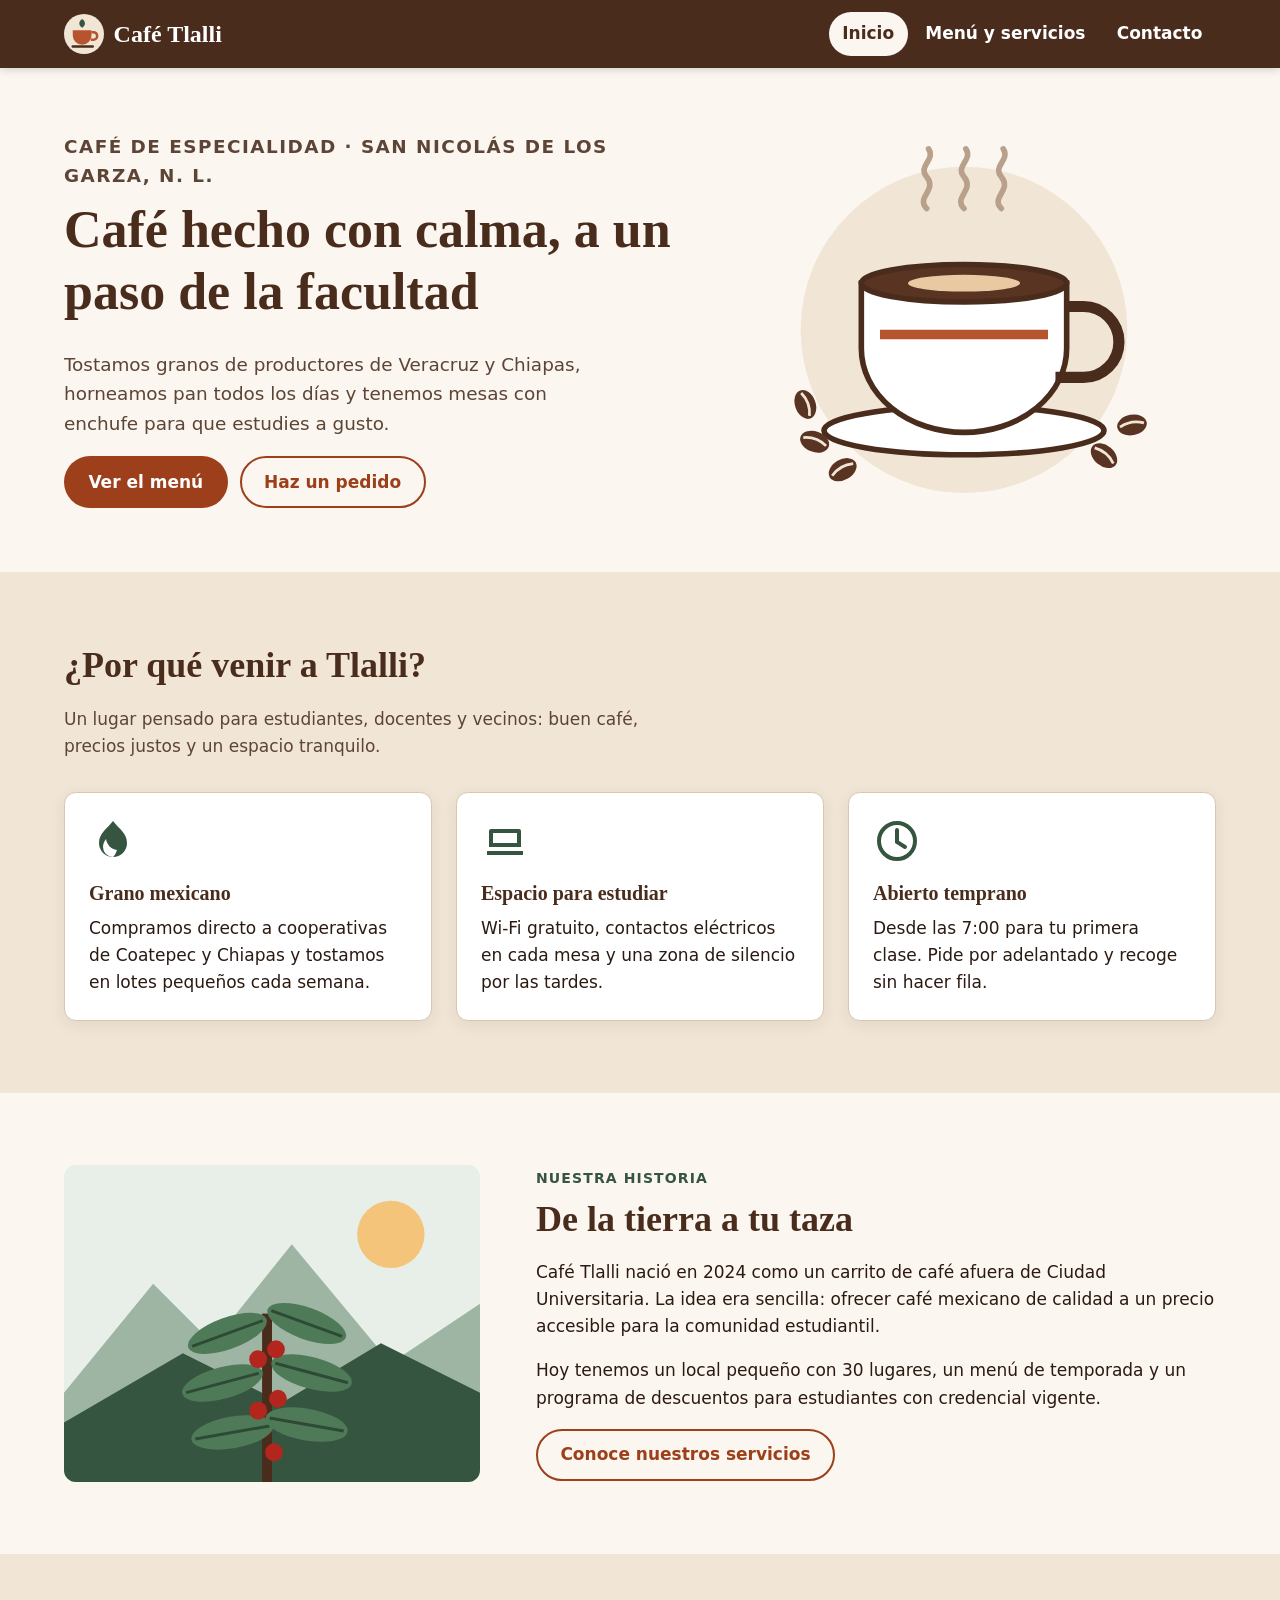
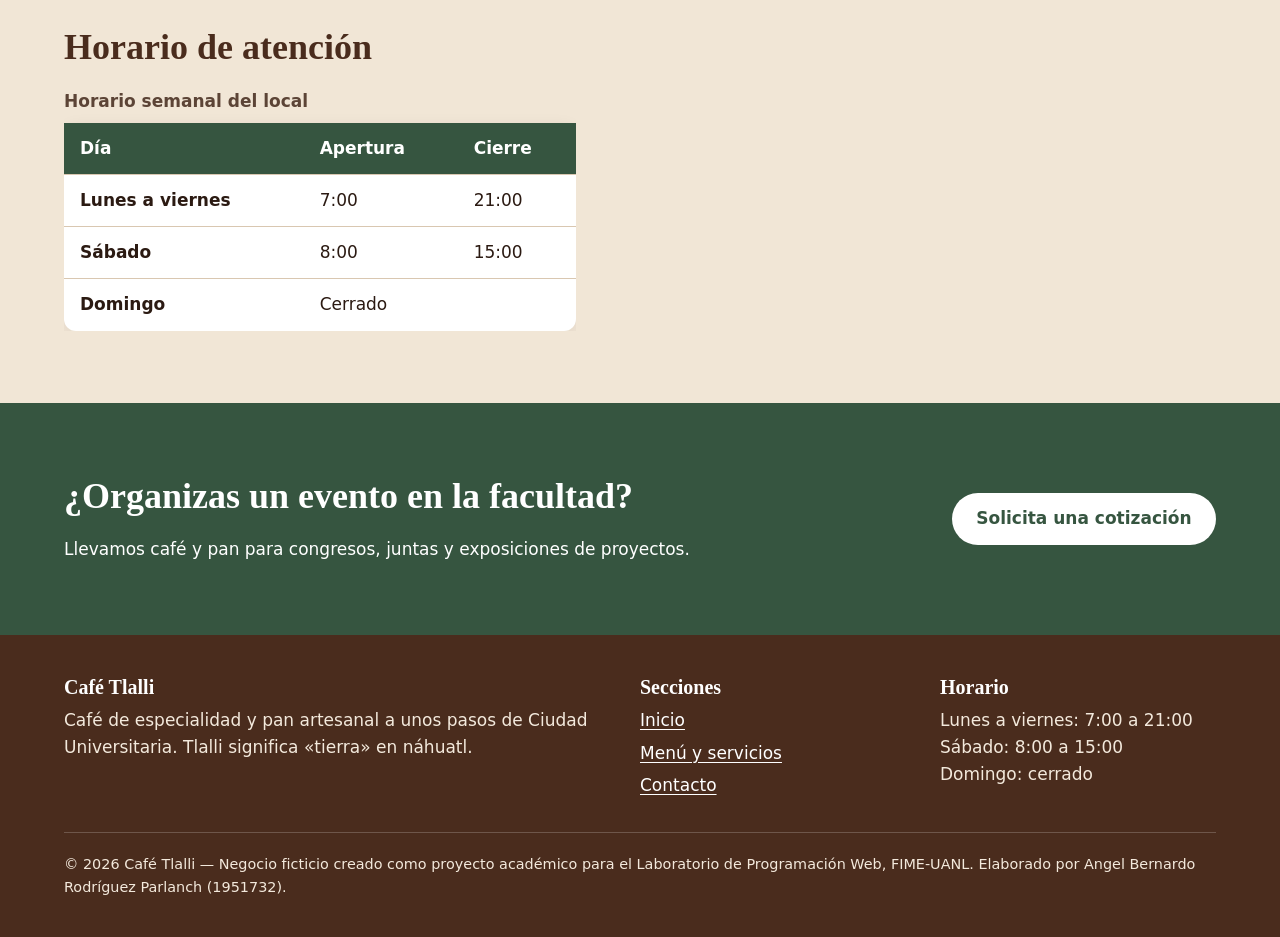
<file: index.html>
<!DOCTYPE html>
<html lang="es-MX">
<head>
  <meta charset="utf-8">
  <meta name="viewport" content="width=device-width, initial-scale=1">
  <title>Café Tlalli | Café de especialidad cerca de Ciudad Universitaria</title>
  <meta name="description" content="Café Tlalli: café de especialidad mexicano, pan artesanal y espacio para estudiar cerca de Ciudad Universitaria, San Nicolás de los Garza.">
  <meta name="theme-color" content="#4a2c1d">
  <link rel="icon" href="img/logo.svg" type="image/svg+xml">
  <link rel="stylesheet" href="css/styles.css">
</head>
<body>
  <a class="skip-link" href="#contenido">Saltar al contenido principal</a>

  <header class="site-header">
    <div class="container header-inner">
      <a class="brand" href="index.html">
        <img src="img/logo.svg" alt="" width="40" height="40">
        <span>Café Tlalli</span>
      </a>
      <nav aria-label="Principal">
        <ul class="nav-list">
          <li><a href="index.html" aria-current="page">Inicio</a></li>
          <li><a href="menu.html">Menú y servicios</a></li>
          <li><a href="contacto.html">Contacto</a></li>
        </ul>
      </nav>
    </div>
  </header>

  <main id="contenido">
    <section class="hero" aria-labelledby="titulo-hero">
      <div class="container hero-grid">
        <div class="hero-text">
          <p class="eyebrow">Café de especialidad · San Nicolás de los Garza, N. L.</p>
          <h1 id="titulo-hero">Café hecho con calma, a un paso de la facultad</h1>
          <p>Tostamos granos de productores de Veracruz y Chiapas, horneamos pan todos los días y tenemos mesas con enchufe para que estudies a gusto.</p>
          <div class="btn-group">
            <a class="btn btn--primario" href="menu.html">Ver el menú</a>
            <a class="btn btn--secundario" href="contacto.html">Haz un pedido</a>
          </div>
        </div>
        <img class="hero-img" src="img/hero.svg" width="480" height="400"
             alt="Ilustración de una taza de café humeante sobre un plato, rodeada de granos de café.">
      </div>
    </section>

    <section class="section section--crema" aria-labelledby="titulo-porque">
      <div class="container">
        <h2 id="titulo-porque">¿Por qué venir a Tlalli?</h2>
        <p class="section-intro">Un lugar pensado para estudiantes, docentes y vecinos: buen café, precios justos y un espacio tranquilo.</p>
        <ul class="card-grid">
          <li>
            <article class="card">
              <svg class="card-icon" viewBox="0 0 48 48" aria-hidden="true" focusable="false">
                <path fill="currentColor" d="M24 4c-6 8-14 12-14 22a14 14 0 0 0 28 0C38 16 30 12 24 4Zm0 36a10 10 0 0 1-10-10c0-3 1-5 3-8 1 6 5 10 11 11-1 3-2 5-4 7Z"/>
              </svg>
              <h3>Grano mexicano</h3>
              <p>Compramos directo a cooperativas de Coatepec y Chiapas y tostamos en lotes pequeños cada semana.</p>
            </article>
          </li>
          <li>
            <article class="card">
              <svg class="card-icon" viewBox="0 0 48 48" aria-hidden="true" focusable="false">
                <path fill="currentColor" d="M6 34h36v4H6zM10 12h28a2 2 0 0 1 2 2v16H8V14a2 2 0 0 1 2-2Zm2 4v10h24V16Z"/>
              </svg>
              <h3>Espacio para estudiar</h3>
              <p>Wi-Fi gratuito, contactos eléctricos en cada mesa y una zona de silencio por las tardes.</p>
            </article>
          </li>
          <li>
            <article class="card">
              <svg class="card-icon" viewBox="0 0 48 48" aria-hidden="true" focusable="false">
                <circle cx="24" cy="24" r="18" fill="none" stroke="currentColor" stroke-width="4"/>
                <path fill="none" stroke="currentColor" stroke-width="4" stroke-linecap="round" d="M24 13v12l8 5"/>
              </svg>
              <h3>Abierto temprano</h3>
              <p>Desde las 7:00 para tu primera clase. Pide por adelantado y recoge sin hacer fila.</p>
            </article>
          </li>
        </ul>
      </div>
    </section>

    <section class="section" aria-labelledby="titulo-historia">
      <div class="container split">
        <div class="split-media">
          <img src="img/historia.svg" width="420" height="320"
               alt="Ilustración de una planta de café con frutos rojos frente a unas montañas.">
        </div>
        <div>
          <p class="eyebrow">Nuestra historia</p>
          <h2 id="titulo-historia">De la tierra a tu taza</h2>
          <p>Café Tlalli nació en 2024 como un carrito de café afuera de Ciudad Universitaria. La idea era sencilla: ofrecer café mexicano de calidad a un precio accesible para la comunidad estudiantil.</p>
          <p>Hoy tenemos un local pequeño con 30 lugares, un menú de temporada y un programa de descuentos para estudiantes con credencial vigente.</p>
          <a class="btn btn--secundario" href="menu.html#servicios">Conoce nuestros servicios</a>
        </div>
      </div>
    </section>

    <section class="section section--crema" aria-labelledby="titulo-horario">
      <div class="container">
        <h2 id="titulo-horario">Horario de atención</h2>
        <div class="table-wrap">
          <table class="horario">
            <caption>Horario semanal del local</caption>
            <thead>
              <tr>
                <th scope="col">Día</th>
                <th scope="col">Apertura</th>
                <th scope="col">Cierre</th>
              </tr>
            </thead>
            <tbody>
              <tr>
                <th scope="row">Lunes a viernes</th>
                <td>7:00</td>
                <td>21:00</td>
              </tr>
              <tr>
                <th scope="row">Sábado</th>
                <td>8:00</td>
                <td>15:00</td>
              </tr>
              <tr>
                <th scope="row">Domingo</th>
                <td colspan="2">Cerrado</td>
              </tr>
            </tbody>
          </table>
        </div>
      </div>
    </section>

    <section class="section cta-band" aria-labelledby="titulo-cta">
      <div class="container cta-inner">
        <div>
          <h2 id="titulo-cta">¿Organizas un evento en la facultad?</h2>
          <p>Llevamos café y pan para congresos, juntas y exposiciones de proyectos.</p>
        </div>
        <a class="btn btn--primario" href="contacto.html">Solicita una cotización</a>
      </div>
    </section>
  </main>

  <footer class="site-footer">
    <div class="container">
      <div class="footer-grid">
        <section aria-labelledby="footer-marca">
          <h2 id="footer-marca" class="footer-title">Café Tlalli</h2>
          <p>Café de especialidad y pan artesanal a unos pasos de Ciudad Universitaria. Tlalli significa «tierra» en náhuatl.</p>
        </section>
        <nav aria-label="Pie de página">
          <h2 class="footer-title">Secciones</h2>
          <ul class="footer-links">
            <li><a href="index.html">Inicio</a></li>
            <li><a href="menu.html">Menú y servicios</a></li>
            <li><a href="contacto.html">Contacto</a></li>
          </ul>
        </nav>
        <section aria-labelledby="footer-horario">
          <h2 id="footer-horario" class="footer-title">Horario</h2>
          <p>Lunes a viernes: 7:00 a 21:00<br>Sábado: 8:00 a 15:00<br>Domingo: cerrado</p>
        </section>
      </div>
      <p class="credits">
        © 2026 Café Tlalli — Negocio ficticio creado como proyecto académico para el Laboratorio de Programación Web, FIME-UANL.
        Elaborado por Angel Bernardo Rodríguez Parlanch (1951732).
      </p>
    </div>
  </footer>
</body>
</html>
</file>
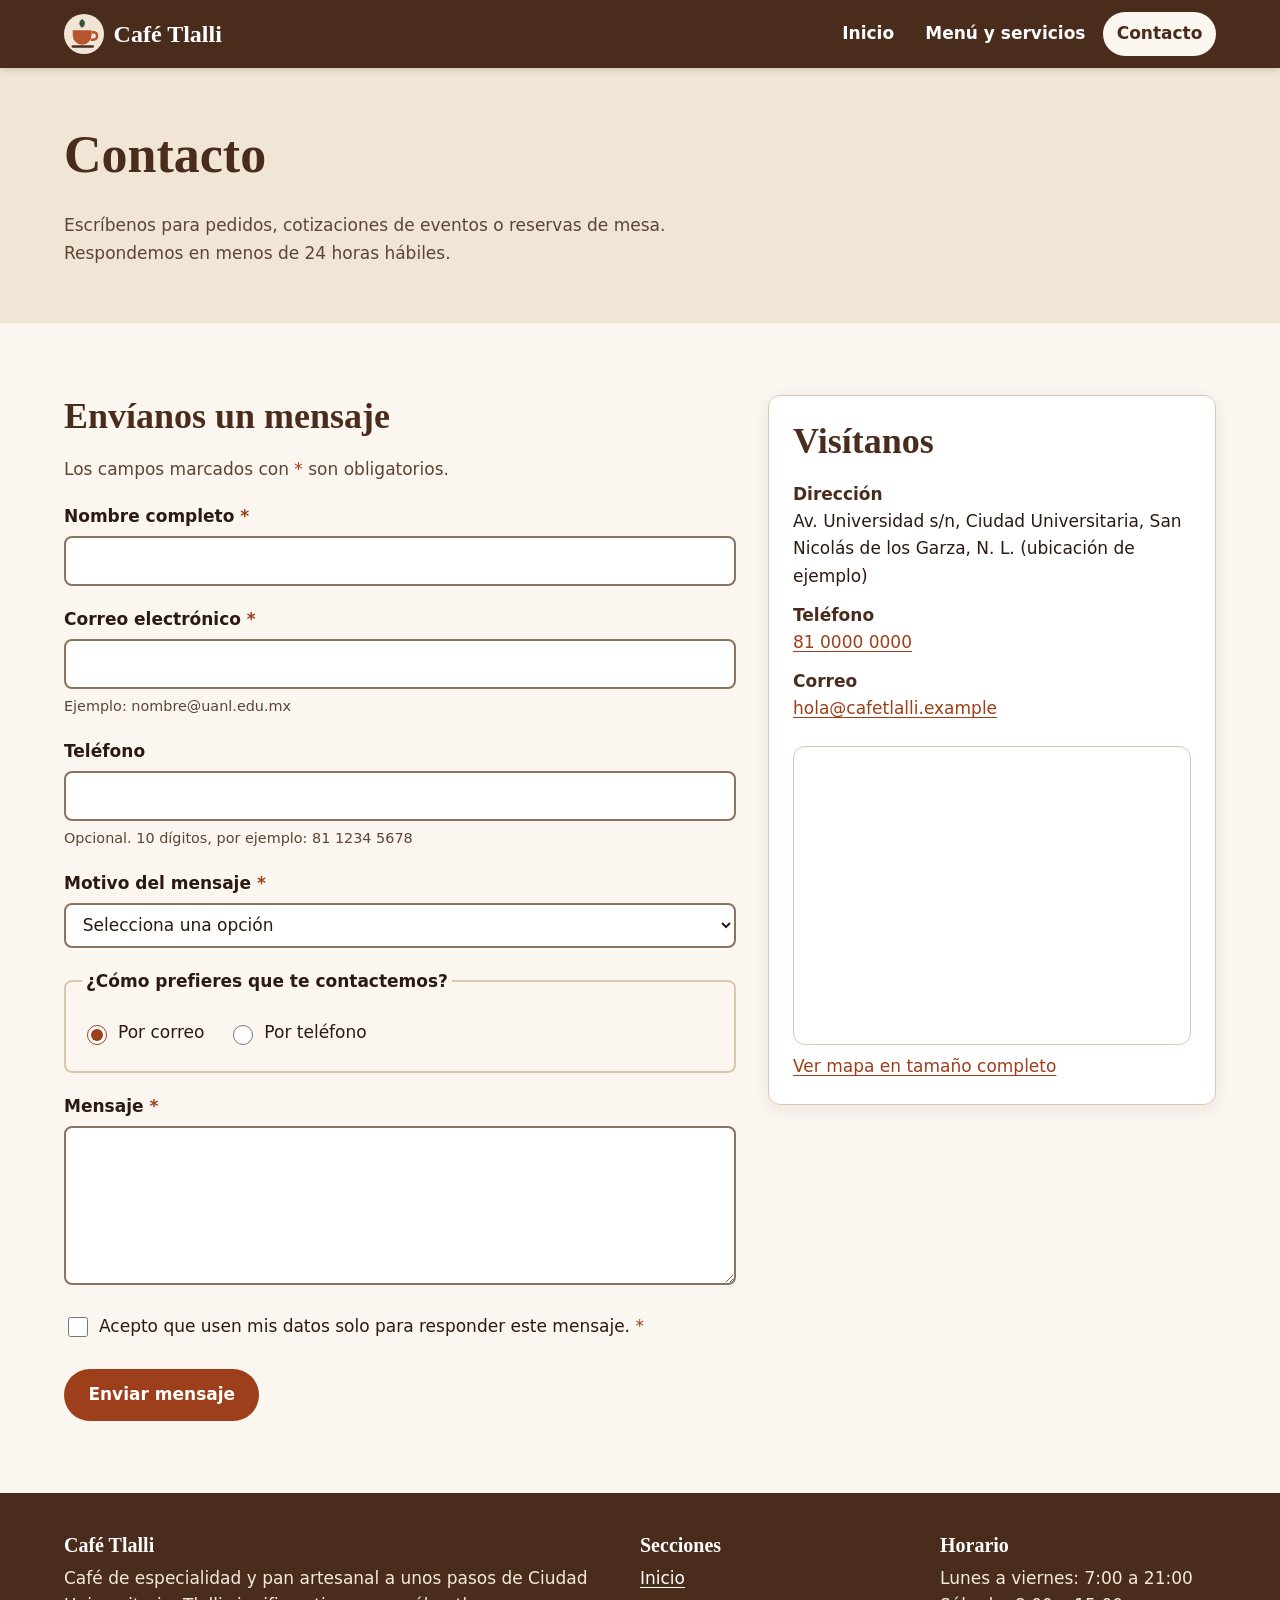
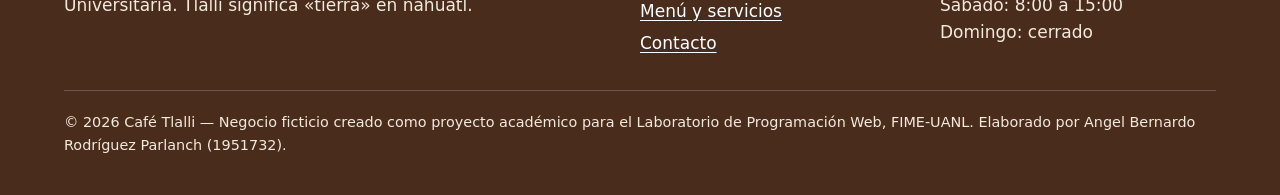
<file: contacto.html>
<!DOCTYPE html>
<html lang="es-MX">
<head>
  <meta charset="utf-8">
  <meta name="viewport" content="width=device-width, initial-scale=1">
  <title>Contacto | Café Tlalli</title>
  <meta name="description" content="Contacta a Café Tlalli para pedidos, cotizaciones de eventos y reservas de mesa. Dirección, teléfono y formulario.">
  <meta name="theme-color" content="#4a2c1d">
  <link rel="icon" href="img/logo.svg" type="image/svg+xml">
  <link rel="stylesheet" href="css/styles.css">
</head>
<body>
  <a class="skip-link" href="#contenido">Saltar al contenido principal</a>

  <header class="site-header">
    <div class="container header-inner">
      <a class="brand" href="index.html">
        <img src="img/logo.svg" alt="" width="40" height="40">
        <span>Café Tlalli</span>
      </a>
      <nav aria-label="Principal">
        <ul class="nav-list">
          <li><a href="index.html">Inicio</a></li>
          <li><a href="menu.html">Menú y servicios</a></li>
          <li><a href="contacto.html" aria-current="page">Contacto</a></li>
        </ul>
      </nav>
    </div>
  </header>

  <main id="contenido">
    <div class="page-header">
      <div class="container">
        <h1>Contacto</h1>
        <p>Escríbenos para pedidos, cotizaciones de eventos o reservas de mesa. Respondemos en menos de 24 horas hábiles.</p>
      </div>
    </div>

    <div class="section">
      <div class="container contact-grid">
        <section aria-labelledby="titulo-form">
          <h2 id="titulo-form">Envíanos un mensaje</h2>
          <form class="form" action="gracias.html" method="get">
            <p class="form-note">Los campos marcados con <span class="req" aria-hidden="true">*</span> son obligatorios.</p>

            <div class="field">
              <label for="nombre">Nombre completo <span class="req" aria-hidden="true">*</span></label>
              <input type="text" id="nombre" name="nombre" autocomplete="name" required>
            </div>

            <div class="field">
              <label for="correo">Correo electrónico <span class="req" aria-hidden="true">*</span></label>
              <input type="email" id="correo" name="correo" autocomplete="email" required aria-describedby="correo-ayuda">
              <span id="correo-ayuda" class="hint">Ejemplo: nombre@uanl.edu.mx</span>
            </div>

            <div class="field">
              <label for="telefono">Teléfono</label>
              <input type="tel" id="telefono" name="telefono" autocomplete="tel" inputmode="tel" pattern="[0-9 ]{10,14}" aria-describedby="telefono-ayuda">
              <span id="telefono-ayuda" class="hint">Opcional. 10 dígitos, por ejemplo: 81 1234 5678</span>
            </div>

            <div class="field">
              <label for="motivo">Motivo del mensaje <span class="req" aria-hidden="true">*</span></label>
              <select id="motivo" name="motivo" required>
                <option value="">Selecciona una opción</option>
                <option value="pedido">Pedido para llevar</option>
                <option value="evento">Cotización para evento</option>
                <option value="mesa">Reserva de mesa de estudio</option>
                <option value="otro">Otro</option>
              </select>
            </div>

            <fieldset class="fieldset">
              <legend>¿Cómo prefieres que te contactemos?</legend>
              <div class="choice-group">
                <div class="choice">
                  <input type="radio" id="pref-correo" name="preferencia" value="correo" checked>
                  <label for="pref-correo">Por correo</label>
                </div>
                <div class="choice">
                  <input type="radio" id="pref-telefono" name="preferencia" value="telefono">
                  <label for="pref-telefono">Por teléfono</label>
                </div>
              </div>
            </fieldset>

            <div class="field">
              <label for="mensaje">Mensaje <span class="req" aria-hidden="true">*</span></label>
              <textarea id="mensaje" name="mensaje" rows="5" required></textarea>
            </div>

            <div class="choice">
              <input type="checkbox" id="aviso" name="aviso" required>
              <label for="aviso">Acepto que usen mis datos solo para responder este mensaje. <span class="req" aria-hidden="true">*</span></label>
            </div>

            <button class="btn btn--primario" type="submit">Enviar mensaje</button>
          </form>
        </section>

        <section class="card info-card" aria-labelledby="titulo-visita">
          <h2 id="titulo-visita">Visítanos</h2>
          <address>
            <ul class="info-list">
              <li><strong>Dirección</strong> Av. Universidad s/n, Ciudad Universitaria, San Nicolás de los Garza, N. L. (ubicación de ejemplo)</li>
              <li><strong>Teléfono</strong> <a href="tel:+528100000000">81 0000 0000</a></li>
              <li><strong>Correo</strong> <a href="mailto:hola@cafetlalli.example">hola@cafetlalli.example</a></li>
            </ul>
          </address>
          <iframe class="map"
                  title="Mapa de OpenStreetMap con la ubicación de Café Tlalli en Ciudad Universitaria"
                  src="https://www.openstreetmap.org/export/embed.html?bbox=-100.3180%2C25.7200%2C-100.3000%2C25.7310&amp;layer=mapnik&amp;marker=25.7255%2C-100.3090"
                  loading="lazy"></iframe>
          <p><a href="https://www.openstreetmap.org/?mlat=25.7255&amp;mlon=-100.3090#map=16/25.7255/-100.3090">Ver mapa en tamaño completo</a></p>
        </section>
      </div>
    </div>
  </main>

  <footer class="site-footer">
    <div class="container">
      <div class="footer-grid">
        <section aria-labelledby="footer-marca">
          <h2 id="footer-marca" class="footer-title">Café Tlalli</h2>
          <p>Café de especialidad y pan artesanal a unos pasos de Ciudad Universitaria. Tlalli significa «tierra» en náhuatl.</p>
        </section>
        <nav aria-label="Pie de página">
          <h2 class="footer-title">Secciones</h2>
          <ul class="footer-links">
            <li><a href="index.html">Inicio</a></li>
            <li><a href="menu.html">Menú y servicios</a></li>
            <li><a href="contacto.html">Contacto</a></li>
          </ul>
        </nav>
        <section aria-labelledby="footer-horario">
          <h2 id="footer-horario" class="footer-title">Horario</h2>
          <p>Lunes a viernes: 7:00 a 21:00<br>Sábado: 8:00 a 15:00<br>Domingo: cerrado</p>
        </section>
      </div>
      <p class="credits">
        © 2026 Café Tlalli — Negocio ficticio creado como proyecto académico para el Laboratorio de Programación Web, FIME-UANL.
        Elaborado por Angel Bernardo Rodríguez Parlanch (1951732).
      </p>
    </div>
  </footer>
</body>
</html>
</file>
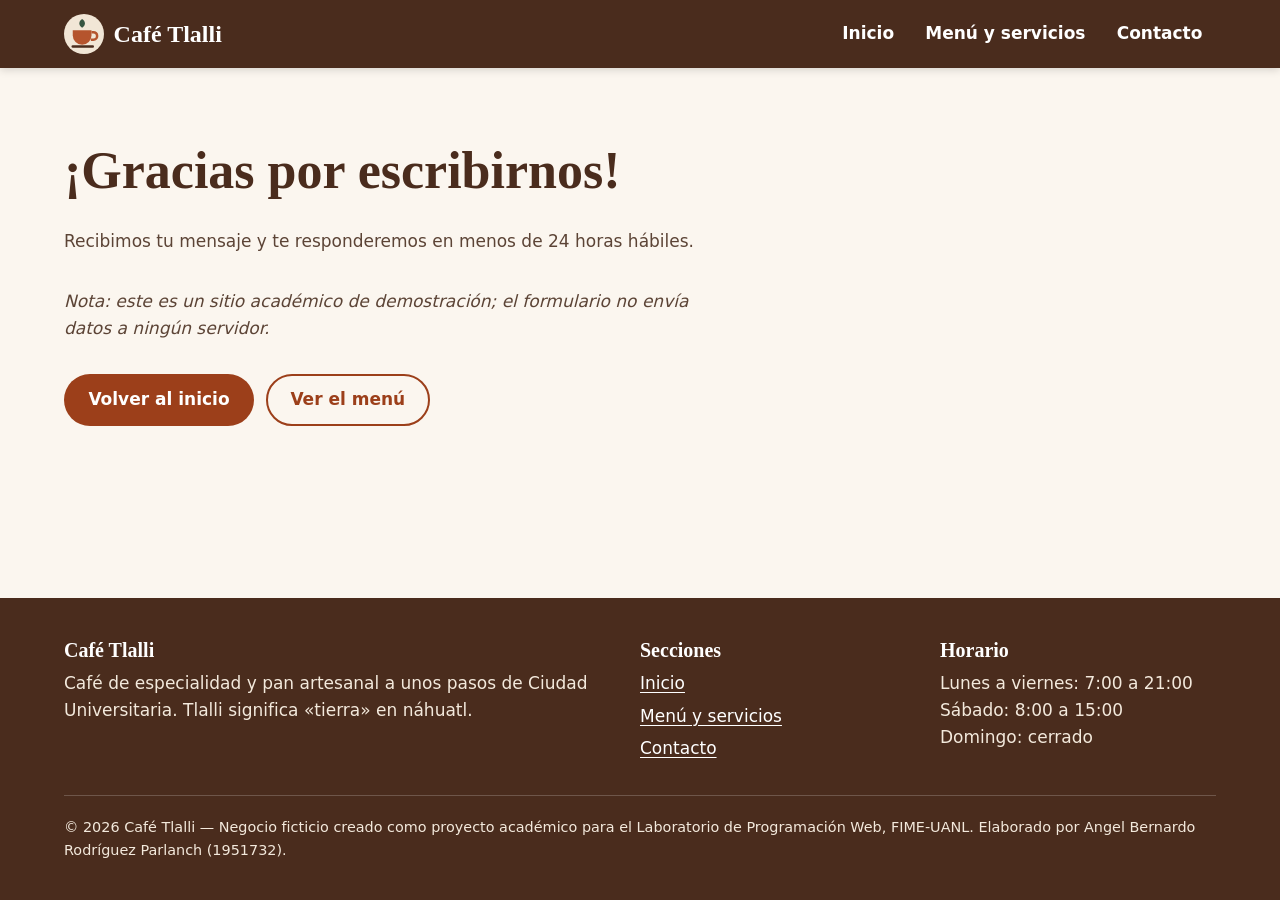
<file: gracias.html>
<!DOCTYPE html>
<html lang="es-MX">
<head>
  <meta charset="utf-8">
  <meta name="viewport" content="width=device-width, initial-scale=1">
  <title>Mensaje enviado | Café Tlalli</title>
  <meta name="description" content="Confirmación de envío del formulario de contacto de Café Tlalli.">
  <meta name="theme-color" content="#4a2c1d">
  <link rel="icon" href="img/logo.svg" type="image/svg+xml">
  <link rel="stylesheet" href="css/styles.css">
</head>
<body>
  <a class="skip-link" href="#contenido">Saltar al contenido principal</a>

  <header class="site-header">
    <div class="container header-inner">
      <a class="brand" href="index.html">
        <img src="img/logo.svg" alt="" width="40" height="40">
        <span>Café Tlalli</span>
      </a>
      <nav aria-label="Principal">
        <ul class="nav-list">
          <li><a href="index.html">Inicio</a></li>
          <li><a href="menu.html">Menú y servicios</a></li>
          <li><a href="contacto.html">Contacto</a></li>
        </ul>
      </nav>
    </div>
  </header>

  <main id="contenido">
    <div class="section">
      <div class="container">
        <h1>¡Gracias por escribirnos!</h1>
        <p class="section-intro">Recibimos tu mensaje y te responderemos en menos de 24 horas hábiles.</p>
        <p class="section-intro"><em>Nota: este es un sitio académico de demostración; el formulario no envía datos a ningún servidor.</em></p>
        <div class="btn-group">
          <a class="btn btn--primario" href="index.html">Volver al inicio</a>
          <a class="btn btn--secundario" href="menu.html">Ver el menú</a>
        </div>
      </div>
    </div>
  </main>

  <footer class="site-footer">
    <div class="container">
      <div class="footer-grid">
        <section aria-labelledby="footer-marca">
          <h2 id="footer-marca" class="footer-title">Café Tlalli</h2>
          <p>Café de especialidad y pan artesanal a unos pasos de Ciudad Universitaria. Tlalli significa «tierra» en náhuatl.</p>
        </section>
        <nav aria-label="Pie de página">
          <h2 class="footer-title">Secciones</h2>
          <ul class="footer-links">
            <li><a href="index.html">Inicio</a></li>
            <li><a href="menu.html">Menú y servicios</a></li>
            <li><a href="contacto.html">Contacto</a></li>
          </ul>
        </nav>
        <section aria-labelledby="footer-horario">
          <h2 id="footer-horario" class="footer-title">Horario</h2>
          <p>Lunes a viernes: 7:00 a 21:00<br>Sábado: 8:00 a 15:00<br>Domingo: cerrado</p>
        </section>
      </div>
      <p class="credits">
        © 2026 Café Tlalli — Negocio ficticio creado como proyecto académico para el Laboratorio de Programación Web, FIME-UANL.
        Elaborado por Angel Bernardo Rodríguez Parlanch (1951732).
      </p>
    </div>
  </footer>
</body>
</html>
</file>
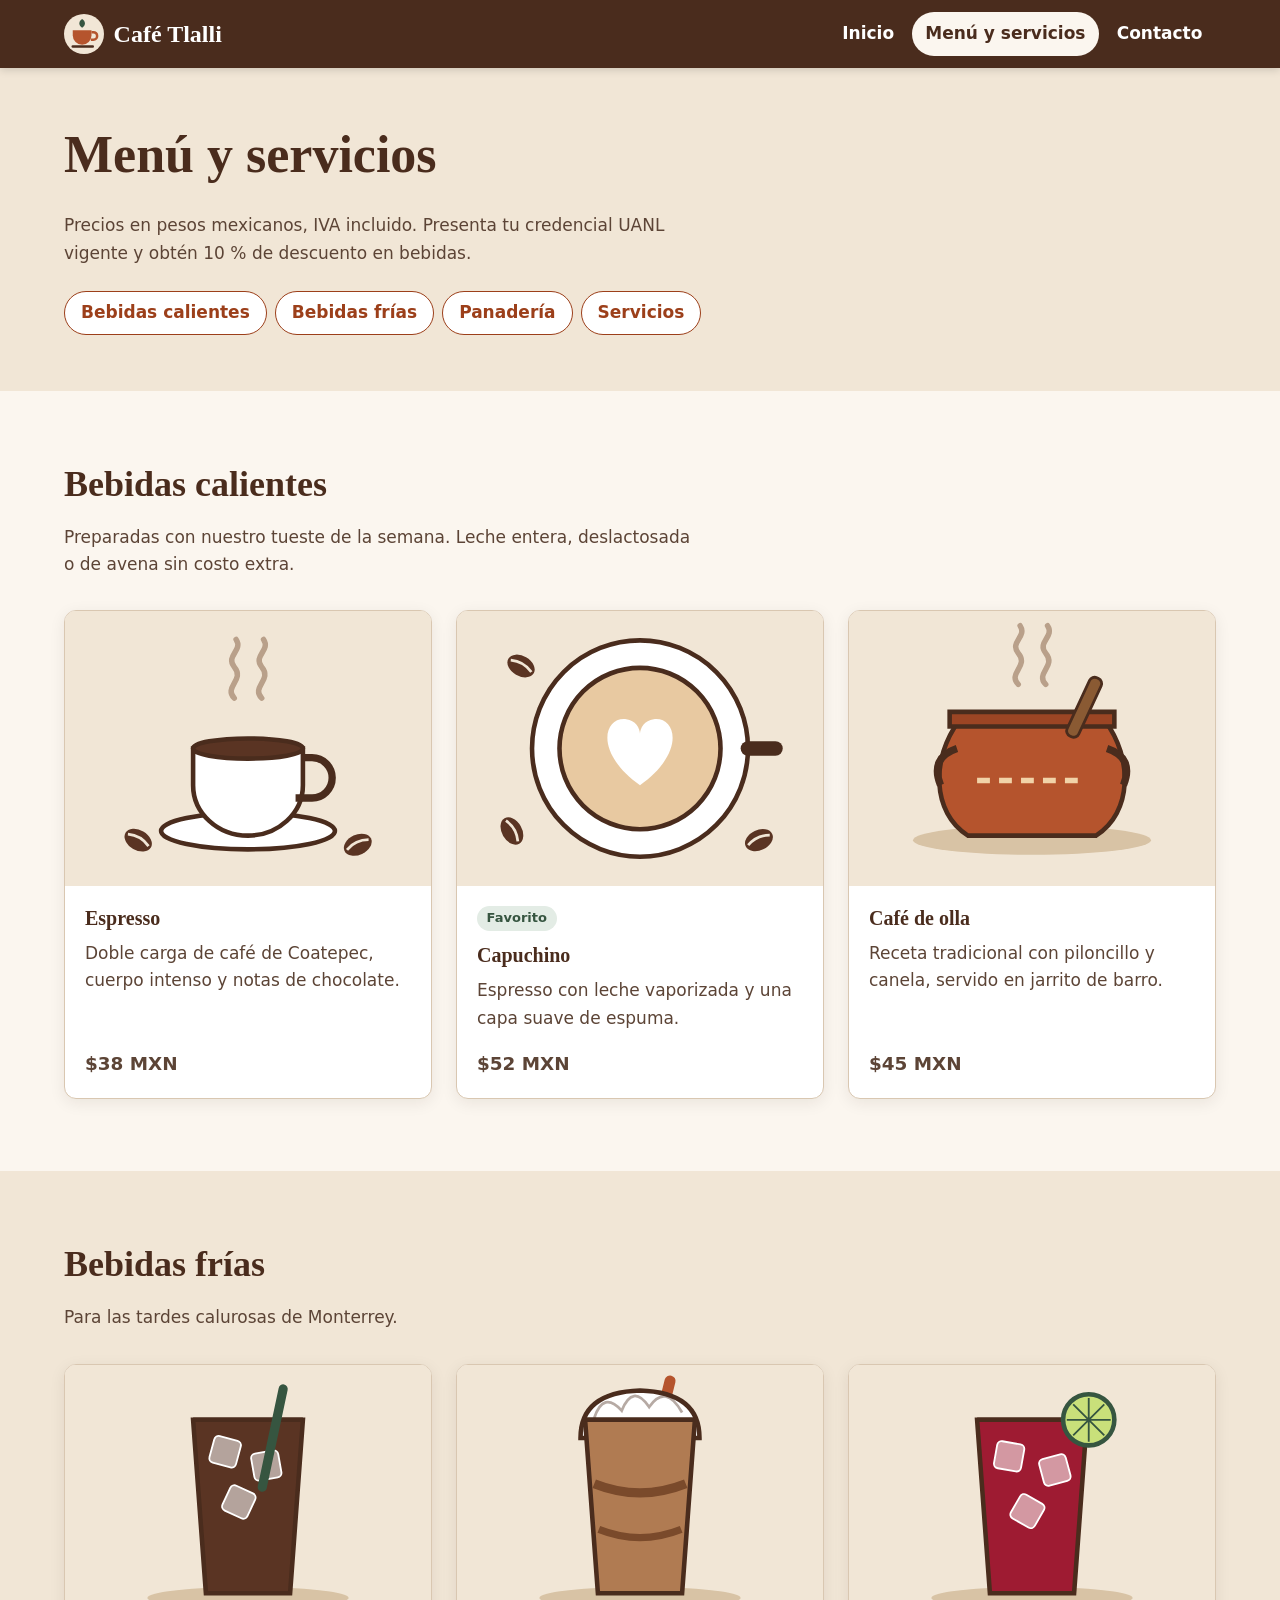
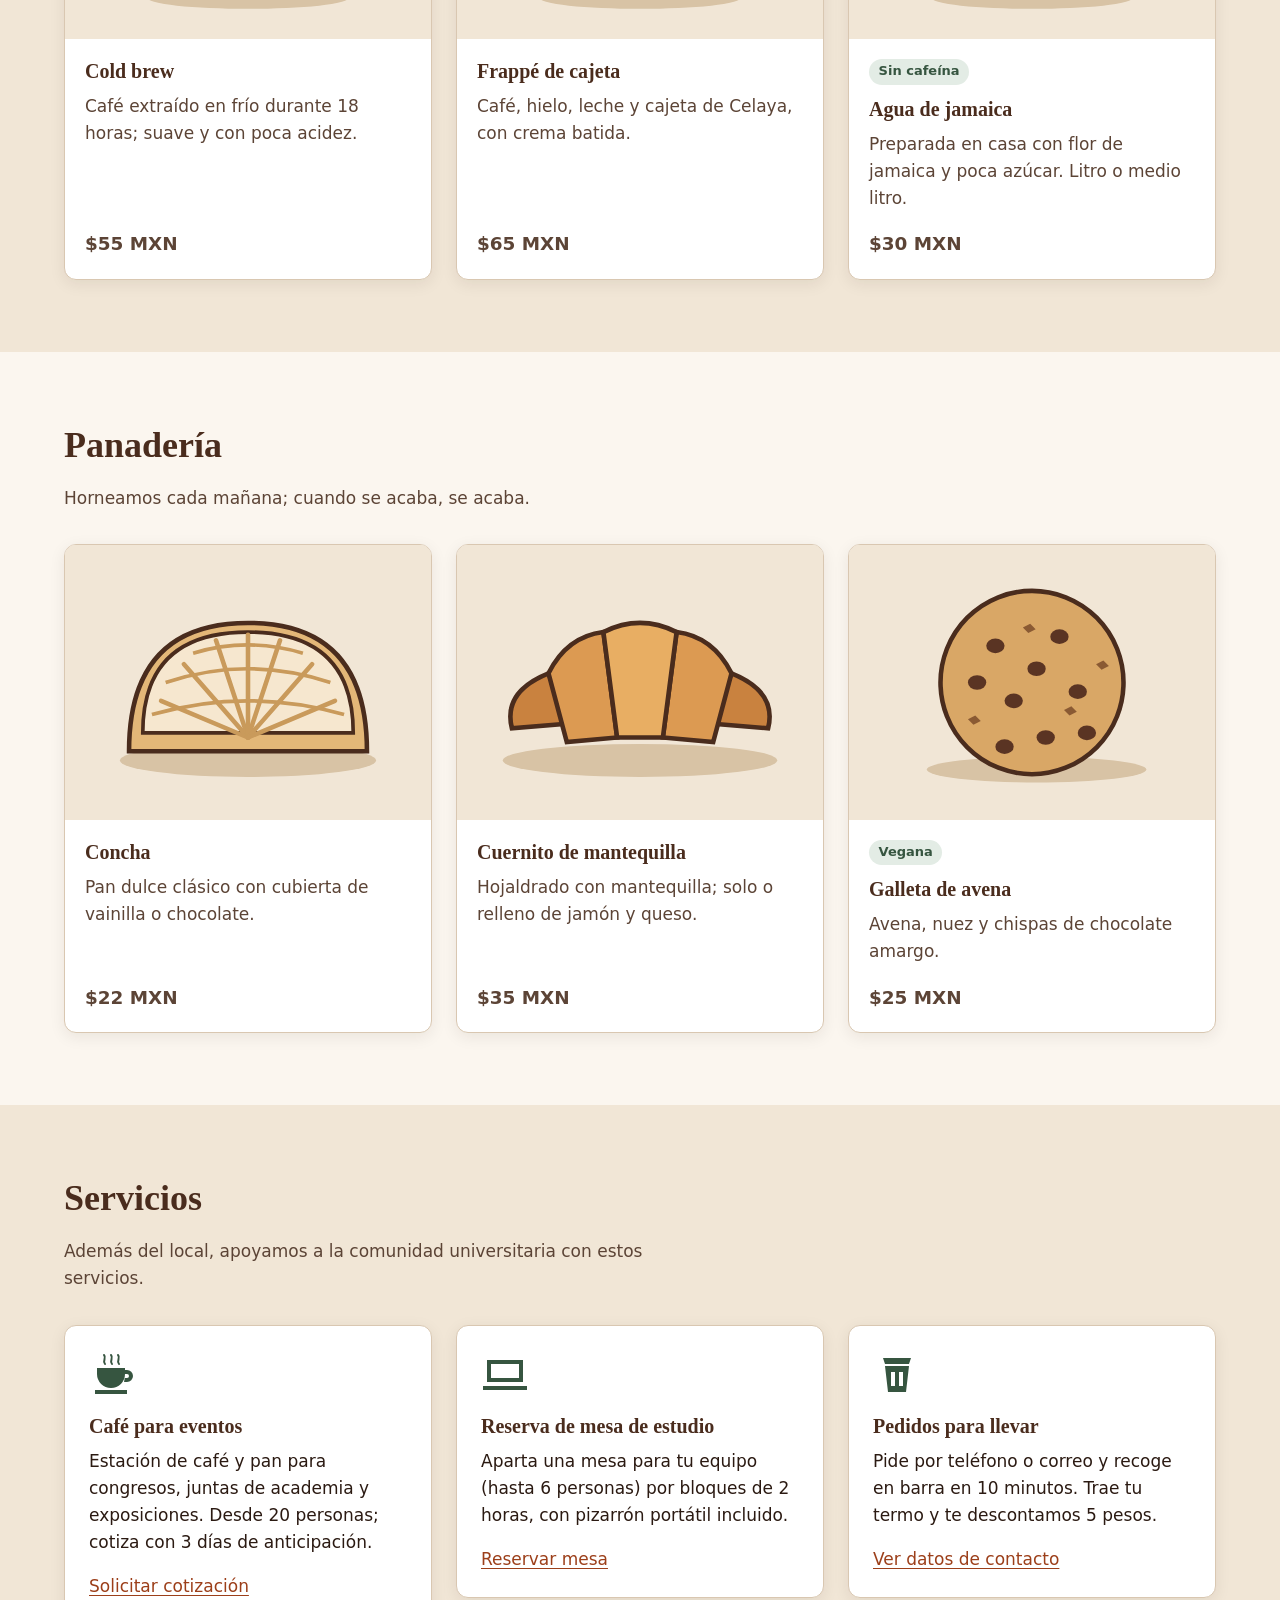
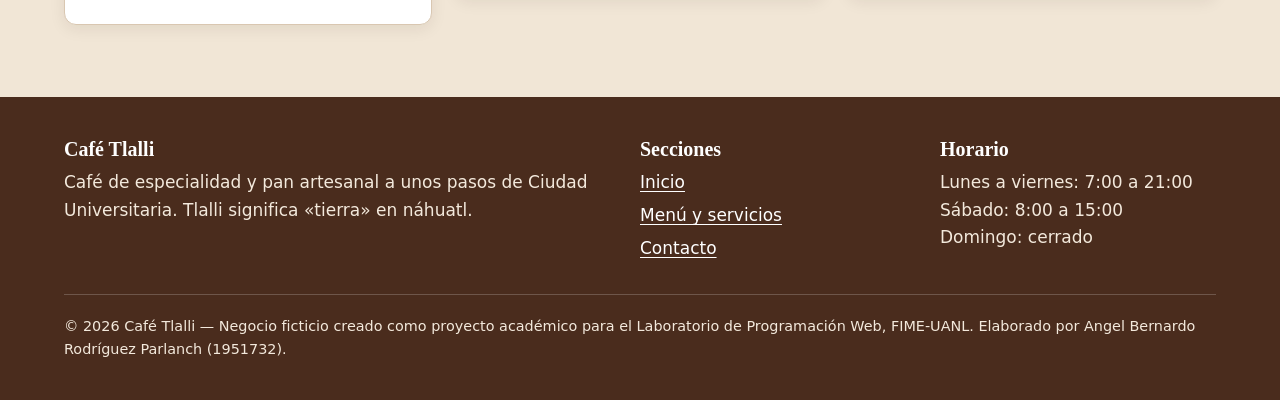
<file: menu.html>
<!DOCTYPE html>
<html lang="es-MX">
<head>
  <meta charset="utf-8">
  <meta name="viewport" content="width=device-width, initial-scale=1">
  <title>Menú y servicios | Café Tlalli</title>
  <meta name="description" content="Consulta el menú de bebidas calientes, frías y panadería de Café Tlalli, además de servicios para eventos y reserva de mesas.">
  <meta name="theme-color" content="#4a2c1d">
  <link rel="icon" href="img/logo.svg" type="image/svg+xml">
  <link rel="stylesheet" href="css/styles.css">
</head>
<body>
  <a class="skip-link" href="#contenido">Saltar al contenido principal</a>

  <header class="site-header">
    <div class="container header-inner">
      <a class="brand" href="index.html">
        <img src="img/logo.svg" alt="" width="40" height="40">
        <span>Café Tlalli</span>
      </a>
      <nav aria-label="Principal">
        <ul class="nav-list">
          <li><a href="index.html">Inicio</a></li>
          <li><a href="menu.html" aria-current="page">Menú y servicios</a></li>
          <li><a href="contacto.html">Contacto</a></li>
        </ul>
      </nav>
    </div>
  </header>

  <main id="contenido">
    <div class="page-header">
      <div class="container">
        <h1>Menú y servicios</h1>
        <p>Precios en pesos mexicanos, IVA incluido. Presenta tu credencial UANL vigente y obtén 10&nbsp;% de descuento en bebidas.</p>
        <nav class="subnav" aria-label="En esta página">
          <ul>
            <li><a href="#calientes">Bebidas calientes</a></li>
            <li><a href="#frias">Bebidas frías</a></li>
            <li><a href="#panaderia">Panadería</a></li>
            <li><a href="#servicios">Servicios</a></li>
          </ul>
        </nav>
      </div>
    </div>

    <section id="calientes" class="section" aria-labelledby="titulo-calientes">
      <div class="container">
        <h2 id="titulo-calientes">Bebidas calientes</h2>
        <p class="section-intro">Preparadas con nuestro tueste de la semana. Leche entera, deslactosada o de avena sin costo extra.</p>
        <div class="product-grid">
            <article class="product">
              <img src="img/espresso.svg" width="400" height="300" alt="Ilustración de una taza pequeña de espresso sobre su plato.">
              <div class="product-body">
                <h3>Espresso</h3>
                <p>Doble carga de café de Coatepec, cuerpo intenso y notas de chocolate.</p>
                <p class="price"><span class="visually-hidden">Precio: </span>$38 MXN</p>
              </div>
            </article>
            <article class="product">
              <img src="img/capuchino.svg" width="400" height="300" alt="Ilustración de un capuchino visto desde arriba con un corazón dibujado en la espuma.">
              <div class="product-body">
                <span class="tag">Favorito</span>
                <h3>Capuchino</h3>
                <p>Espresso con leche vaporizada y una capa suave de espuma.</p>
                <p class="price"><span class="visually-hidden">Precio: </span>$52 MXN</p>
              </div>
            </article>
            <article class="product">
              <img src="img/olla.svg" width="400" height="300" alt="Ilustración de una olla de barro con una rama de canela.">
              <div class="product-body">
                <h3>Café de olla</h3>
                <p>Receta tradicional con piloncillo y canela, servido en jarrito de barro.</p>
                <p class="price"><span class="visually-hidden">Precio: </span>$45 MXN</p>
              </div>
            </article>
        </div>
      </div>
    </section>

    <section id="frias" class="section section--crema" aria-labelledby="titulo-frias">
      <div class="container">
        <h2 id="titulo-frias">Bebidas frías</h2>
        <p class="section-intro">Para las tardes calurosas de Monterrey.</p>
        <div class="product-grid">
            <article class="product">
              <img src="img/coldbrew.svg" width="400" height="300" alt="Ilustración de un vaso alto de café oscuro con cubos de hielo.">
              <div class="product-body">
                <h3>Cold brew</h3>
                <p>Café extraído en frío durante 18 horas; suave y con poca acidez.</p>
                <p class="price"><span class="visually-hidden">Precio: </span>$55 MXN</p>
              </div>
            </article>
            <article class="product">
              <img src="img/frappe.svg" width="400" height="300" alt="Ilustración de un frappé con crema batida y un popote.">
              <div class="product-body">
                <h3>Frappé de cajeta</h3>
                <p>Café, hielo, leche y cajeta de Celaya, con crema batida.</p>
                <p class="price"><span class="visually-hidden">Precio: </span>$65 MXN</p>
              </div>
            </article>
            <article class="product">
              <img src="img/jamaica.svg" width="400" height="300" alt="Ilustración de un vaso de agua de jamaica color rojo con hielo y una rodaja de limón.">
              <div class="product-body">
                <span class="tag">Sin cafeína</span>
                <h3>Agua de jamaica</h3>
                <p>Preparada en casa con flor de jamaica y poca azúcar. Litro o medio litro.</p>
                <p class="price"><span class="visually-hidden">Precio: </span>$30 MXN</p>
              </div>
            </article>
        </div>
      </div>
    </section>

    <section id="panaderia" class="section" aria-labelledby="titulo-panaderia">
      <div class="container">
        <h2 id="titulo-panaderia">Panadería</h2>
        <p class="section-intro">Horneamos cada mañana; cuando se acaba, se acaba.</p>
        <div class="product-grid">
            <article class="product">
              <img src="img/concha.svg" width="400" height="300" alt="Ilustración de una concha, pan dulce mexicano con cubierta en forma de caracol.">
              <div class="product-body">
                <h3>Concha</h3>
                <p>Pan dulce clásico con cubierta de vainilla o chocolate.</p>
                <p class="price"><span class="visually-hidden">Precio: </span>$22 MXN</p>
              </div>
            </article>
            <article class="product">
              <img src="img/croissant.svg" width="400" height="300" alt="Ilustración de un cuernito dorado de mantequilla.">
              <div class="product-body">
                <h3>Cuernito de mantequilla</h3>
                <p>Hojaldrado con mantequilla; solo o relleno de jamón y queso.</p>
                <p class="price"><span class="visually-hidden">Precio: </span>$35 MXN</p>
              </div>
            </article>
            <article class="product">
              <img src="img/galleta.svg" width="400" height="300" alt="Ilustración de una galleta redonda con chispas de chocolate.">
              <div class="product-body">
                <span class="tag">Vegana</span>
                <h3>Galleta de avena</h3>
                <p>Avena, nuez y chispas de chocolate amargo.</p>
                <p class="price"><span class="visually-hidden">Precio: </span>$25 MXN</p>
              </div>
            </article>
        </div>
      </div>
    </section>

    <section id="servicios" class="section section--crema" aria-labelledby="titulo-servicios">
      <div class="container">
        <h2 id="titulo-servicios">Servicios</h2>
        <p class="section-intro">Además del local, apoyamos a la comunidad universitaria con estos servicios.</p>
        <ul class="card-grid">
          <li>
            <article class="card">
              <svg class="card-icon" viewBox="0 0 48 48" aria-hidden="true" focusable="false">
                <path fill="currentColor" d="M8 18h28v6a14 14 0 0 1-28 0Zm28 2h2a6 6 0 0 1 0 12h-3l.8-4H38a2 2 0 0 0 0-4h-2ZM6 40h32v4H6z"/>
                <path fill="none" stroke="currentColor" stroke-width="2" stroke-linecap="round" d="M15 5c3 3-2 5 1 9M22 5c3 3-2 5 1 9M29 5c3 3-2 5 1 9"/>
              </svg>
              <h3>Café para eventos</h3>
              <p>Estación de café y pan para congresos, juntas de academia y exposiciones. Desde 20 personas; cotiza con 3 días de anticipación.</p>
              <p><a href="contacto.html">Solicitar cotización</a></p>
            </article>
          </li>
          <li>
            <article class="card">
              <svg class="card-icon" viewBox="0 0 48 48" aria-hidden="true" focusable="false">
                <path fill="currentColor" d="M6 10h36v22H6Zm4 4v14h28V14ZM2 36h44v4H2z"/>
              </svg>
              <h3>Reserva de mesa de estudio</h3>
              <p>Aparta una mesa para tu equipo (hasta 6 personas) por bloques de 2 horas, con pizarrón portátil incluido.</p>
              <p><a href="contacto.html">Reservar mesa</a></p>
            </article>
          </li>
          <li>
            <article class="card">
              <svg class="card-icon" viewBox="0 0 48 48" aria-hidden="true" focusable="false">
                <path fill="currentColor" d="M10 8h28l-2 6H12Zm2 8h24l-3 26H15Zm6 6v14h4V22Zm8 0v14h4V22Z"/>
              </svg>
              <h3>Pedidos para llevar</h3>
              <p>Pide por teléfono o correo y recoge en barra en 10 minutos. Trae tu termo y te descontamos 5 pesos.</p>
              <p><a href="contacto.html">Ver datos de contacto</a></p>
            </article>
          </li>
        </ul>
      </div>
    </section>
  </main>

  <footer class="site-footer">
    <div class="container">
      <div class="footer-grid">
        <section aria-labelledby="footer-marca">
          <h2 id="footer-marca" class="footer-title">Café Tlalli</h2>
          <p>Café de especialidad y pan artesanal a unos pasos de Ciudad Universitaria. Tlalli significa «tierra» en náhuatl.</p>
        </section>
        <nav aria-label="Pie de página">
          <h2 class="footer-title">Secciones</h2>
          <ul class="footer-links">
            <li><a href="index.html">Inicio</a></li>
            <li><a href="menu.html">Menú y servicios</a></li>
            <li><a href="contacto.html">Contacto</a></li>
          </ul>
        </nav>
        <section aria-labelledby="footer-horario">
          <h2 id="footer-horario" class="footer-title">Horario</h2>
          <p>Lunes a viernes: 7:00 a 21:00<br>Sábado: 8:00 a 15:00<br>Domingo: cerrado</p>
        </section>
      </div>
      <p class="credits">
        © 2026 Café Tlalli — Negocio ficticio creado como proyecto académico para el Laboratorio de Programación Web, FIME-UANL.
        Elaborado por Angel Bernardo Rodríguez Parlanch (1951732).
      </p>
    </div>
  </footer>
</body>
</html>
</file>
<file: css/styles.css>
/* ==========================================================================
   Café Tlalli — Hoja de estilos principal
   Enfoque: mobile-first. Layout con Flexbox y CSS Grid.
   Breakpoints: 40em (≈640 px, tableta) y 64em (≈1024 px, escritorio).
   ========================================================================== */

/* ---------- 1. Variables de diseño ---------- */
:root {
  --color-fondo: #fbf6ef;
  --color-superficie: #ffffff;
  --color-crema: #f1e6d6;
  --color-texto: #2b1a12;
  --color-texto-suave: #5c4436;
  --color-cafe: #4a2c1d;
  --color-acento: #9c3f1a;
  --color-acento-hover: #7e3113;
  --color-verde: #365540;
  --color-borde: #d9c7b1;
  --color-foco: #1f5fbf;

  --fuente-titulos: Georgia, "Times New Roman", Times, serif;
  --fuente-texto: system-ui, -apple-system, "Segoe UI", Roboto, "Helvetica Neue", Arial, sans-serif;

  --radio: 0.75rem;
  --sombra: 0 0.25rem 1rem rgb(43 26 18 / 0.08);
  --ancho-max: 76rem;
  --espacio: clamp(1rem, 4vw, 2rem);
}

/* ---------- 2. Base ---------- */
*,
*::before,
*::after {
  box-sizing: border-box;
}

html {
  scroll-behavior: smooth;
}

body {
  margin: 0;
  font-family: var(--fuente-texto);
  font-size: 1.0625rem;
  line-height: 1.6;
  color: var(--color-texto);
  background-color: var(--color-fondo);
  display: flex;
  flex-direction: column;
  min-height: 100vh;
}

main {
  flex: 1;
}

img,
svg {
  max-width: 100%;
  height: auto;
  display: block;
}

h1,
h2,
h3 {
  font-family: var(--fuente-titulos);
  line-height: 1.2;
  color: var(--color-cafe);
  margin: 0 0 0.5em;
}

h1 {
  font-size: clamp(2rem, 6vw, 3.25rem);
}

h2 {
  font-size: clamp(1.6rem, 4vw, 2.25rem);
}

h3 {
  font-size: 1.25rem;
}

p {
  margin: 0 0 1em;
}

a {
  color: var(--color-acento);
  text-underline-offset: 0.15em;
}

a:hover {
  color: var(--color-acento-hover);
}

/* Foco visible y consistente para navegación con teclado */
:focus-visible {
  outline: 3px solid var(--color-foco);
  outline-offset: 3px;
  border-radius: 0.25rem;
}

/* ---------- 3. Utilidades ---------- */
.container {
  width: 100%;
  max-width: var(--ancho-max);
  padding-inline: var(--espacio);
  margin-inline: auto;
}

.visually-hidden {
  position: absolute;
  width: 1px;
  height: 1px;
  padding: 0;
  margin: -1px;
  overflow: hidden;
  clip-path: inset(50%);
  white-space: nowrap;
  border: 0;
}

.skip-link {
  position: absolute;
  left: 1rem;
  top: -4rem;
  z-index: 100;
  padding: 0.75rem 1rem;
  background: var(--color-cafe);
  color: #fff;
  font-weight: 700;
  border-radius: 0 0 var(--radio) var(--radio);
  transition: top 0.2s ease;
}

.skip-link:focus {
  top: 0;
  color: #fff;
}

.section {
  padding-block: clamp(2.5rem, 7vw, 4.5rem);
}

.section--crema {
  background-color: var(--color-crema);
}

.section-intro {
  max-width: 40rem;
  color: var(--color-texto-suave);
  margin-bottom: 2rem;
}

.eyebrow {
  font-size: 0.875rem;
  font-weight: 700;
  letter-spacing: 0.08em;
  text-transform: uppercase;
  color: var(--color-verde);
  margin-bottom: 0.5rem;
}

/* ---------- 4. Botones ---------- */
.btn-group {
  display: flex;
  flex-wrap: wrap;
  gap: 0.75rem;
}

.btn {
  display: inline-flex;
  align-items: center;
  justify-content: center;
  min-height: 2.75rem; /* objetivo táctil de 44 px */
  padding: 0.65rem 1.4rem;
  border: 2px solid transparent;
  border-radius: 999px;
  font: inherit;
  font-weight: 700;
  text-decoration: none;
  cursor: pointer;
  transition: background-color 0.2s ease, color 0.2s ease;
}

.btn--primario {
  background-color: var(--color-acento);
  color: #fff;
}

.btn--primario:hover {
  background-color: var(--color-acento-hover);
  color: #fff;
}

.btn--secundario {
  background-color: transparent;
  border-color: var(--color-acento);
  color: var(--color-acento);
}

.btn--secundario:hover {
  background-color: var(--color-acento);
  color: #fff;
}

/* ---------- 5. Encabezado y navegación (Flexbox) ---------- */
.site-header {
  background-color: var(--color-cafe);
  color: #fff;
  position: sticky;
  top: 0;
  z-index: 50;
  box-shadow: 0 2px 8px rgb(0 0 0 / 0.15);
}

.header-inner {
  display: flex;
  flex-direction: column;
  align-items: center;
  gap: 0.5rem;
  padding-block: 0.75rem;
}

.brand {
  display: inline-flex;
  align-items: center;
  gap: 0.6rem;
  color: #fff;
  text-decoration: none;
  font-family: var(--fuente-titulos);
  font-size: 1.5rem;
  font-weight: 700;
}

.brand:hover {
  color: var(--color-crema);
}

.brand img {
  width: 2.5rem;
  height: 2.5rem;
}

.nav-list {
  display: flex;
  flex-wrap: wrap;
  justify-content: center;
  gap: 0.25rem;
  margin: 0;
  padding: 0;
  list-style: none;
}

.nav-list a {
  display: flex;
  align-items: center;
  min-height: 2.75rem;
  padding: 0.25rem 0.85rem;
  border-radius: 999px;
  color: #fff;
  font-weight: 600;
  text-decoration: none;
}

.nav-list a:hover {
  background-color: rgb(255 255 255 / 0.12);
  color: #fff;
}

.nav-list a[aria-current="page"] {
  background-color: var(--color-fondo);
  color: var(--color-cafe);
}

/* ---------- 6. Hero (Grid) ---------- */
.hero {
  padding-block: clamp(2rem, 6vw, 4rem);
}

.hero-grid {
  display: grid;
  gap: 2rem;
  align-items: center;
}

.hero-text p {
  font-size: 1.15rem;
  color: var(--color-texto-suave);
  max-width: 34rem;
}

.hero-img {
  justify-self: center;
  width: min(100%, 28rem);
}

/* ---------- 7. Tarjetas de características (Grid auto-fit) ---------- */
.card-grid {
  display: grid;
  grid-template-columns: repeat(auto-fit, minmax(min(100%, 16rem), 1fr));
  gap: 1.5rem;
  margin: 0;
  padding: 0;
  list-style: none;
}

.card {
  background-color: var(--color-superficie);
  border: 1px solid var(--color-borde);
  border-radius: var(--radio);
  padding: 1.5rem;
  box-shadow: var(--sombra);
}

.card p:last-child {
  margin-bottom: 0;
}

.card-icon {
  width: 3rem;
  height: 3rem;
  margin-bottom: 1rem;
  color: var(--color-verde);
}

/* ---------- 8. Historia (Flexbox) ---------- */
.split {
  display: flex;
  flex-direction: column;
  gap: 2rem;
  align-items: center;
}

.split-media {
  width: min(100%, 26rem);
  flex-shrink: 0;
}

.split-media img {
  border-radius: var(--radio);
}

/* ---------- 9. Tabla de horario ---------- */
.table-wrap {
  overflow-x: auto;
  max-width: 32rem;
}

.horario {
  width: 100%;
  border-collapse: collapse;
  background-color: var(--color-superficie);
  border-radius: var(--radio);
  overflow: hidden;
  box-shadow: var(--sombra);
}

.horario caption {
  text-align: left;
  font-weight: 700;
  padding-bottom: 0.5rem;
  color: var(--color-texto-suave);
}

.horario th,
.horario td {
  padding: 0.75rem 1rem;
  text-align: left;
  border-bottom: 1px solid var(--color-borde);
}

.horario thead th {
  background-color: var(--color-verde);
  color: #fff;
}

.horario tbody tr:last-child th,
.horario tbody tr:last-child td {
  border-bottom: 0;
}

/* ---------- 10. Banda de llamada a la acción ---------- */
.cta-band {
  background-color: var(--color-verde);
  color: #fff;
}

.cta-band h2 {
  color: #fff;
}

.cta-inner {
  display: flex;
  flex-direction: column;
  gap: 1.25rem;
  align-items: flex-start;
}

.cta-inner p {
  margin: 0;
}

.cta-band .btn--primario {
  background-color: #fff;
  color: var(--color-verde);
}

.cta-band .btn--primario:hover {
  background-color: var(--color-crema);
  color: var(--color-verde);
}

/* ---------- 11. Encabezado de página interior ---------- */
.page-header {
  background-color: var(--color-crema);
  padding-block: clamp(2rem, 6vw, 3.5rem);
}

.page-header p {
  color: var(--color-texto-suave);
  max-width: 40rem;
  margin: 0;
}

/* Índice "En esta página" */
.subnav ul {
  display: flex;
  flex-wrap: wrap;
  gap: 0.5rem;
  margin: 1.5rem 0 0;
  padding: 0;
  list-style: none;
}

.subnav a {
  display: inline-flex;
  align-items: center;
  min-height: 2.75rem;
  padding: 0.25rem 1rem;
  border: 1px solid var(--color-acento);
  border-radius: 999px;
  background-color: var(--color-superficie);
  text-decoration: none;
  font-weight: 600;
}

.subnav a:hover {
  background-color: var(--color-acento);
  color: #fff;
}

/* ---------- 12. Productos (Grid auto-fit) ---------- */
.product-grid {
  display: grid;
  grid-template-columns: repeat(auto-fit, minmax(min(100%, 15rem), 1fr));
  gap: 1.5rem;
}

.product {
  display: flex;
  flex-direction: column;
  background-color: var(--color-superficie);
  border: 1px solid var(--color-borde);
  border-radius: var(--radio);
  overflow: hidden;
  box-shadow: var(--sombra);
}

.product img {
  width: 100%;
  aspect-ratio: 4 / 3;
  object-fit: cover;
  background-color: var(--color-crema);
}

.product-body {
  display: flex;
  flex-direction: column;
  flex: 1;
  padding: 1.25rem;
}

.product-body p {
  color: var(--color-texto-suave);
}

.price {
  margin-top: auto;
  margin-bottom: 0;
  font-weight: 700;
  font-size: 1.15rem;
  color: var(--color-acento);
}

.tag {
  display: inline-block;
  align-self: flex-start;
  margin-bottom: 0.75rem;
  padding: 0.15rem 0.6rem;
  border-radius: 999px;
  background-color: #e3ece5;
  color: var(--color-verde);
  font-size: 0.8125rem;
  font-weight: 700;
}

/* ---------- 13. Contacto: formulario + información (Grid) ---------- */
.contact-grid {
  display: grid;
  gap: 2rem;
}

.form {
  display: grid;
  gap: 1.25rem;
}

.form-note {
  color: var(--color-texto-suave);
  margin: 0;
}

.field {
  display: flex;
  flex-direction: column;
  gap: 0.35rem;
}

.field label,
.fieldset legend {
  font-weight: 700;
}

.hint {
  font-size: 0.9rem;
  color: var(--color-texto-suave);
}

.req {
  color: var(--color-acento);
}

input[type="text"],
input[type="email"],
input[type="tel"],
select,
textarea {
  width: 100%;
  min-height: 2.75rem;
  padding: 0.6rem 0.8rem;
  border: 2px solid #8a735f;
  border-radius: 0.5rem;
  background-color: var(--color-superficie);
  color: var(--color-texto);
  font: inherit;
}

textarea {
  resize: vertical;
  min-height: 8rem;
}

input:focus-visible,
select:focus-visible,
textarea:focus-visible {
  border-color: var(--color-foco);
}

.fieldset {
  margin: 0;
  padding: 1rem;
  border: 2px solid var(--color-borde);
  border-radius: 0.5rem;
}

.fieldset legend {
  padding-inline: 0.25rem;
}

.choice-group {
  display: flex;
  flex-wrap: wrap;
  gap: 0.5rem 1.5rem;
}

.choice {
  display: flex;
  align-items: center;
  gap: 0.5rem;
  min-height: 2.75rem;
}

.choice input {
  flex-shrink: 0;
  width: 1.25rem;
  height: 1.25rem;
  accent-color: var(--color-acento);
}

.form .btn {
  justify-self: start;
}

.info-card address {
  font-style: normal;
}

.info-list {
  margin: 0 0 1.5rem;
  padding: 0;
  list-style: none;
  display: grid;
  gap: 0.75rem;
}

.info-list strong {
  display: block;
  color: var(--color-cafe);
}

.map {
  width: 100%;
  aspect-ratio: 4 / 3;
  border: 1px solid var(--color-borde);
  border-radius: var(--radio);
}

/* ---------- 14. Pie de página ---------- */
.site-footer {
  background-color: var(--color-cafe);
  color: #f3e9dc;
  padding-block: 2.5rem 1.5rem;
}

.site-footer a {
  color: #fff;
}

.footer-grid {
  display: grid;
  gap: 1.5rem;
}

.footer-title {
  font-size: 1.25rem;
  color: #fff;
  margin-bottom: 0.5rem;
}

.footer-grid p,
.footer-grid ul {
  margin: 0;
}

.footer-links {
  padding: 0;
  list-style: none;
  display: grid;
  gap: 0.35rem;
}

.credits {
  margin-top: 2rem;
  padding-top: 1.25rem;
  border-top: 1px solid rgb(255 255 255 / 0.2);
  font-size: 0.9rem;
}

/* ==========================================================================
   Breakpoint 1 — Tableta (≥ 40em / 640 px)
   ========================================================================== */
@media (min-width: 40em) {
  .header-inner {
    flex-direction: row;
    justify-content: space-between;
  }

  .cta-inner {
    flex-direction: row;
    justify-content: space-between;
    align-items: center;
  }

  .footer-grid {
    grid-template-columns: repeat(2, 1fr);
  }
}

/* ==========================================================================
   Breakpoint 2 — Escritorio (≥ 64em / 1024 px)
   ========================================================================== */
@media (min-width: 64em) {
  .hero-grid {
    grid-template-columns: 1.1fr 0.9fr;
  }

  .split {
    flex-direction: row;
    gap: 3.5rem;
  }

  .contact-grid {
    grid-template-columns: 3fr 2fr;
    align-items: start;
  }

  .footer-grid {
    grid-template-columns: 2fr 1fr 1fr;
  }
}

/* ---------- Preferencias del usuario ---------- */
@media (prefers-reduced-motion: reduce) {
  html {
    scroll-behavior: auto;
  }

  *,
  *::before,
  *::after {
    transition: none !important;
    animation: none !important;
  }
}
</file>
